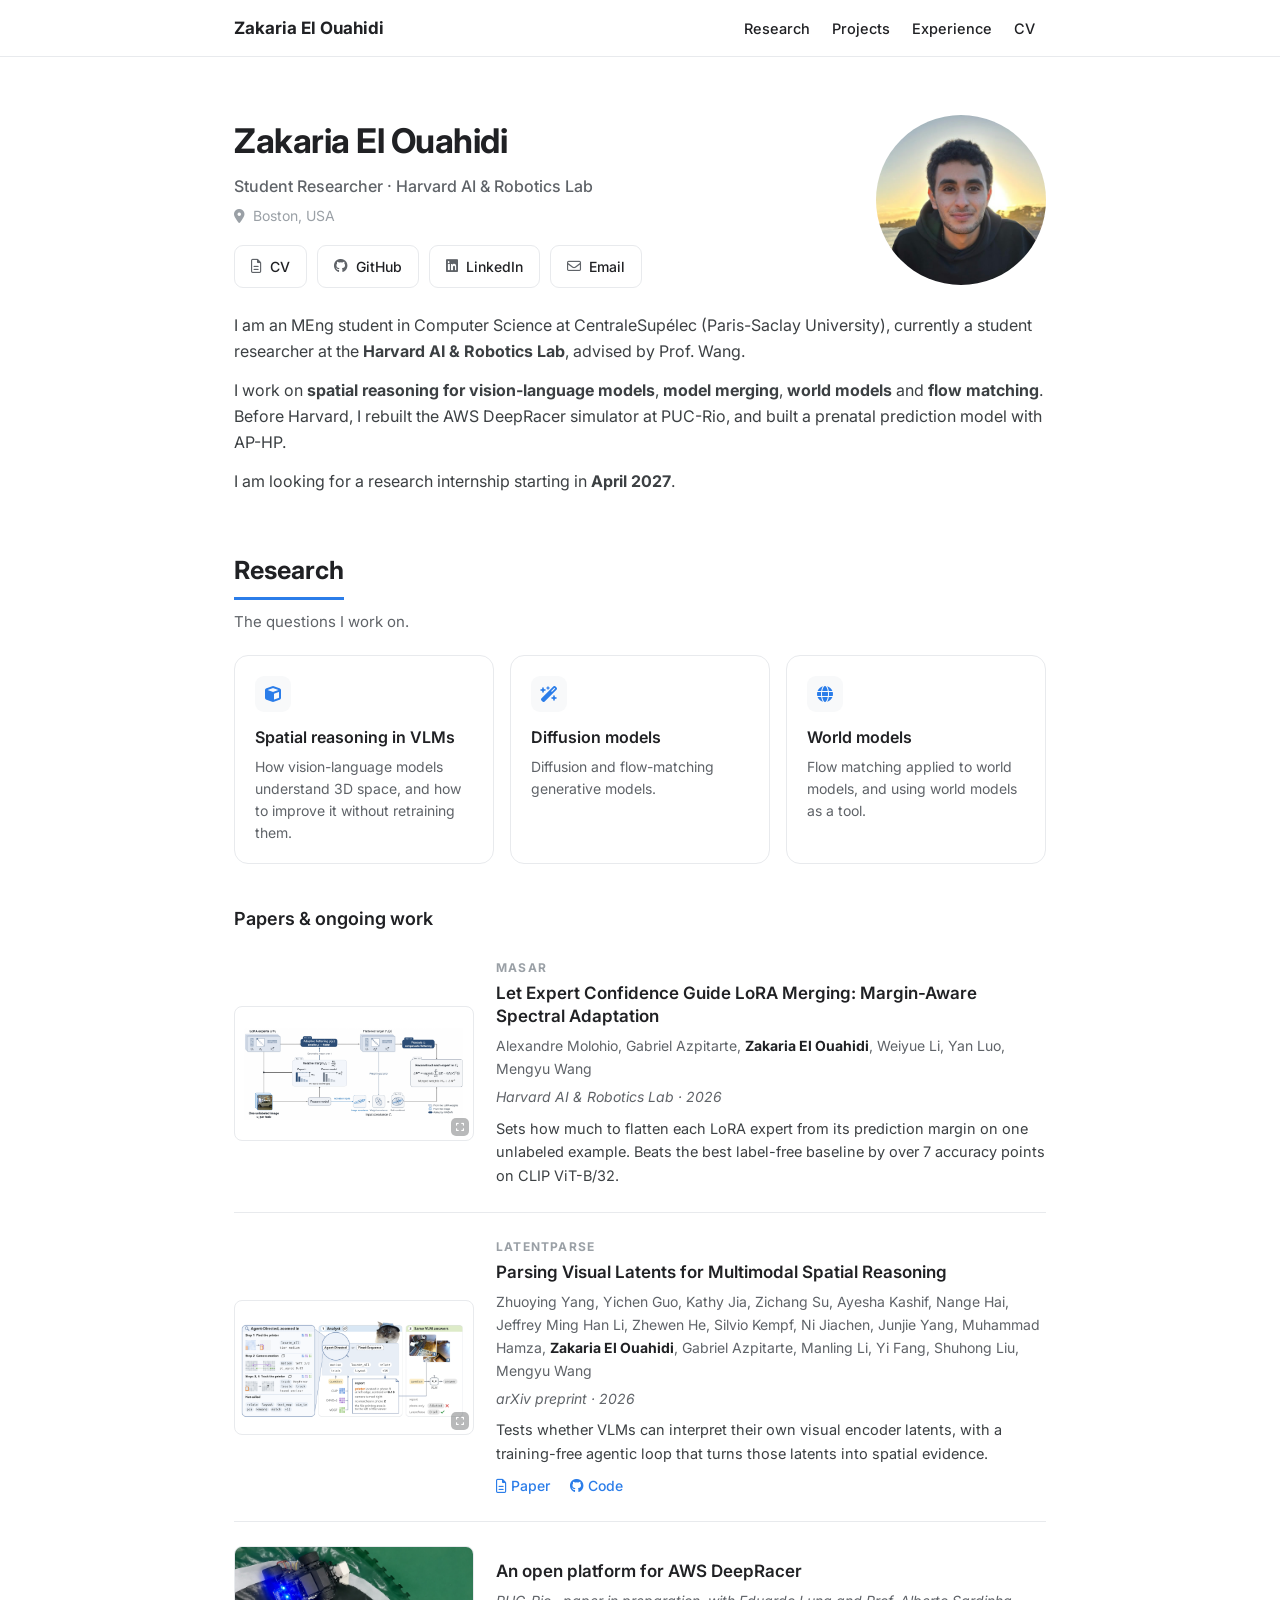
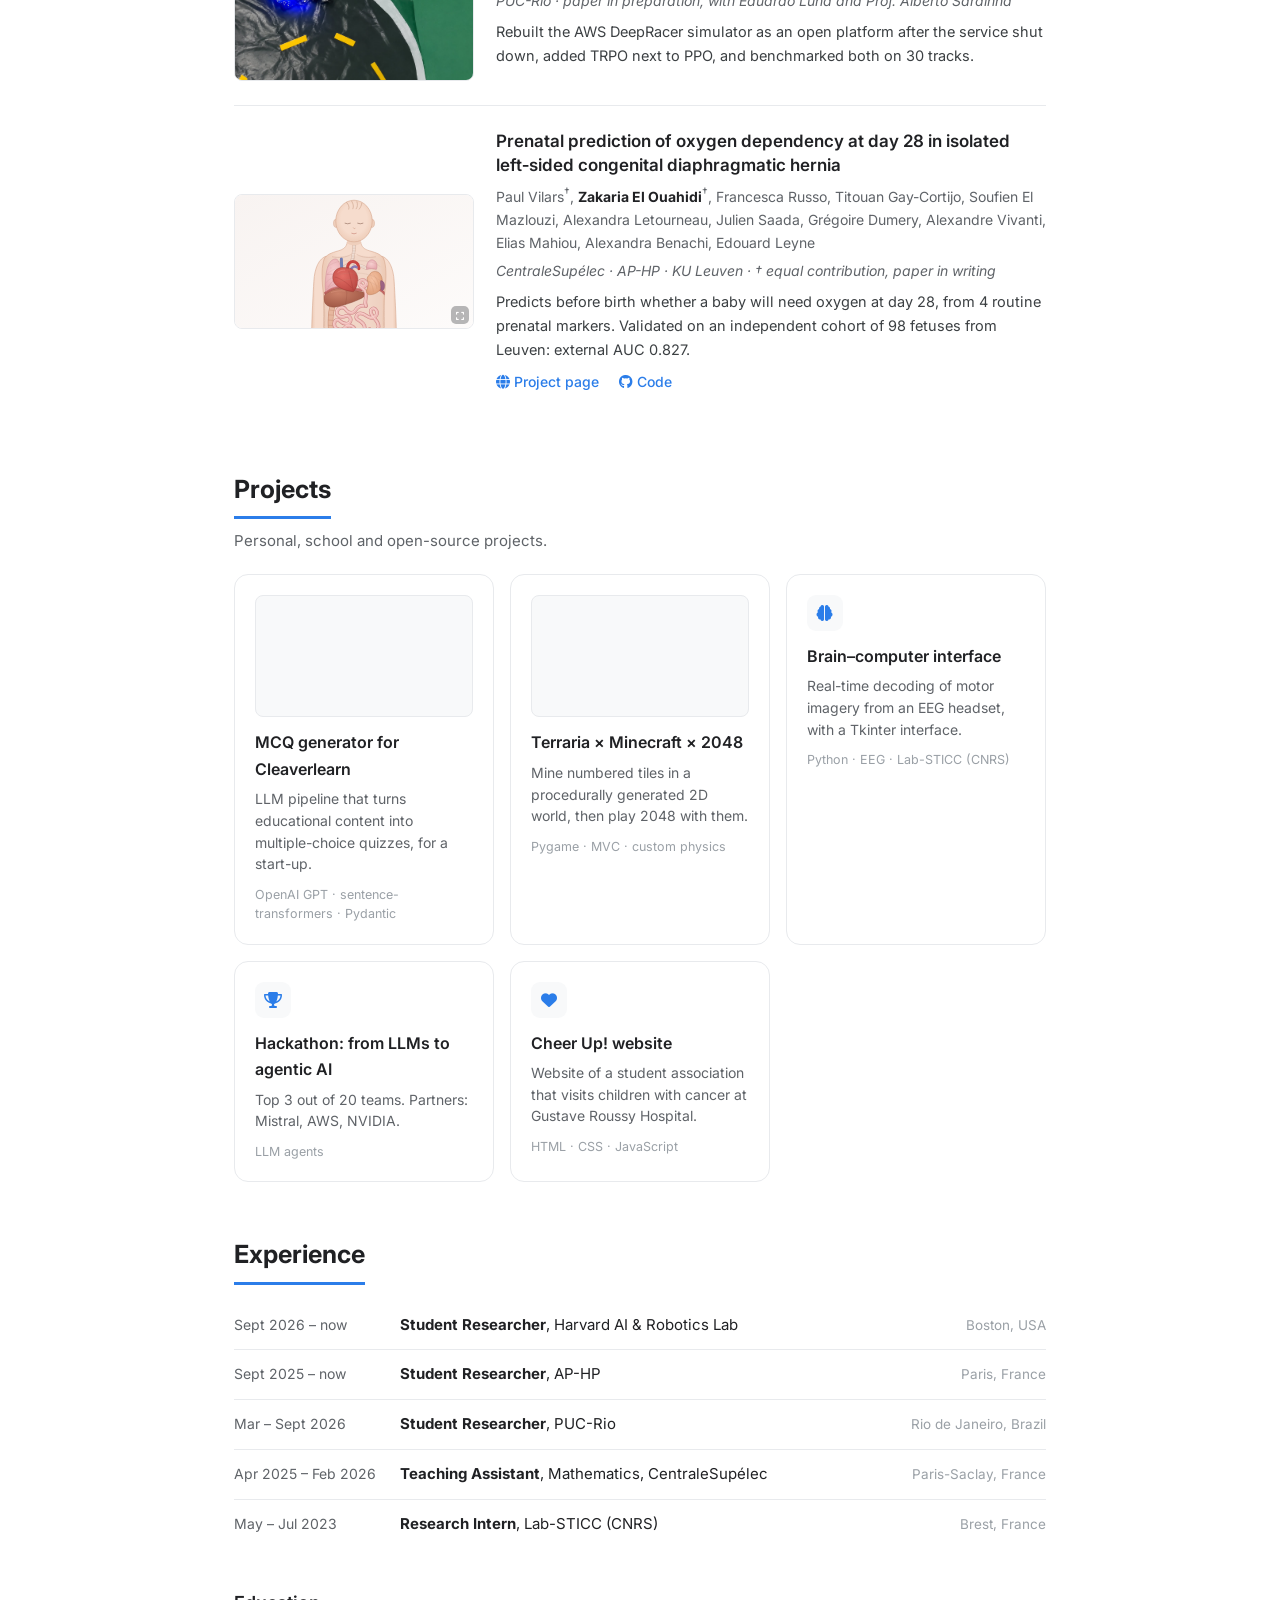
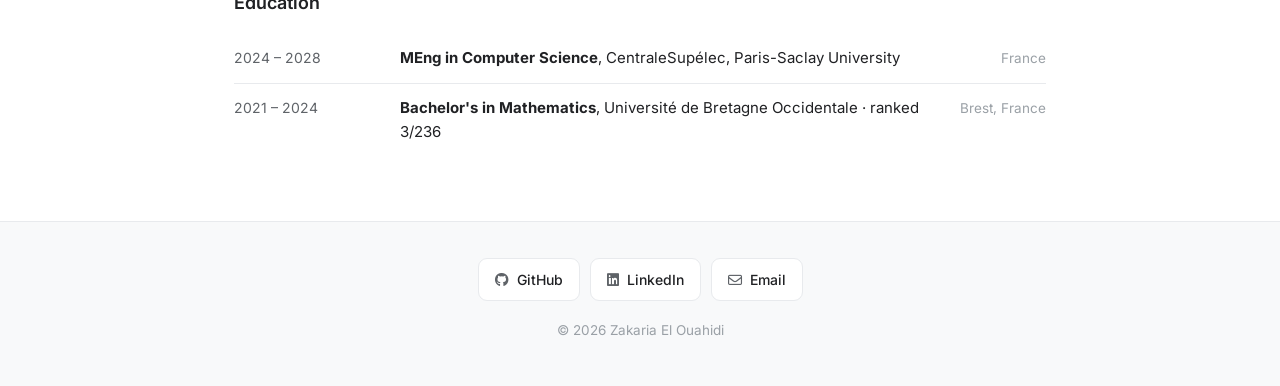
<file: index.html>
<!DOCTYPE html>
<html lang="en">
<head>
  <meta charset="UTF-8">
  <!-- Pour que le site s'affiche bien sur téléphone -->
  <meta name="viewport" content="width=device-width, initial-scale=1.0">
  <title>Zakaria El Ouahidi</title>
  <!-- Texte affiché par Google sous le lien du site -->
  <meta name="description" content="Zakaria El Ouahidi, student researcher at the Harvard AI & Robotics Lab and MEng student at CentraleSupélec. Spatial reasoning for VLMs, diffusion models, world models.">

  <!-- ===== Référencement (invisible sur la page) ===== -->
  <!-- Adresse officielle du site, pour Google -->
  <link rel="canonical" href="https://eloziko.github.io/">

  <!-- Aperçu quand on partage le lien (LinkedIn, WhatsApp, X...) -->
  <meta property="og:type" content="profile">
  <meta property="og:url" content="https://eloziko.github.io/">
  <meta property="og:title" content="Zakaria El Ouahidi">
  <meta property="og:description" content="Student researcher at the Harvard AI & Robotics Lab. Spatial reasoning for VLMs, diffusion models, world models.">
  <meta property="og:image" content="https://eloziko.github.io/images/photo.jpg">
  <meta name="twitter:card" content="summary">

  <!-- Données structurées (format schema.org) : dit à Google qui est la personne du site,
       avec les autres orthographes de son nom et ses profils officiels -->
  <script type="application/ld+json">
  {
    "@context": "https://schema.org",
    "@type": "Person",
    "name": "Zakaria El Ouahidi",
    "alternateName": ["Zakaria Elouahidi", "Zakaria ElOuahidi", "Zakaria EL OUAHIDI"],
    "url": "https://eloziko.github.io/",
    "image": "https://eloziko.github.io/images/photo.jpg",
    "jobTitle": "Student Researcher",
    "affiliation": [
      { "@type": "Organization", "name": "Harvard AI and Robotics Lab" },
      { "@type": "CollegeOrUniversity", "name": "CentraleSupélec" }
    ],
    "knowsAbout": ["Spatial reasoning", "Vision-language models", "Diffusion models", "World models", "Flow matching"],
    "sameAs": [
      "https://github.com/EloZiko",
      "https://www.linkedin.com/in/zakaria-el-ouahidi"
    ]
  }
  </script>

  <!-- Police Inter (Google Fonts) et icônes (Font Awesome), chargées depuis Internet -->
  <link rel="preconnect" href="https://fonts.googleapis.com">
  <link rel="preconnect" href="https://fonts.gstatic.com" crossorigin>
  <link href="https://fonts.googleapis.com/css2?family=Inter:wght@400;500;600;700&display=swap" rel="stylesheet">
  <link rel="stylesheet" href="https://cdnjs.cloudflare.com/ajax/libs/font-awesome/6.5.2/css/all.min.css">
  <link rel="stylesheet" href="style.css?v=2">
</head>
<body>

  <!-- ============ Barre du haut (reste collée en haut quand on défile) ============ -->
  <nav class="topbar">
    <div class="wrap">
      <a class="brand" href="#top">Zakaria El Ouahidi</a>
      <ul>
        <li><a href="#research">Research</a></li>
        <li><a href="#projects">Projects</a></li>
        <li><a href="#experience">Experience</a></li>
        <!-- target="_blank" : ouvre le PDF dans un nouvel onglet -->
        <li><a href="CV.pdf" target="_blank" rel="noopener">CV</a></li>
      </ul>
    </div>
  </nav>

  <!-- ============ En-tête : texte à gauche, photo à droite ============ -->
  <header class="hero wrap" id="top">
    <div class="hero__row">
      <div class="hero__text">
        <h1>Zakaria El Ouahidi</h1>
        <p class="role">Student Researcher · Harvard AI &amp; Robotics Lab</p>
        <p class="meta"><i class="fa-solid fa-location-dot"></i> Boston, USA</p>
        <div class="chips">
          <a class="chip" href="CV.pdf" target="_blank" rel="noopener"><i class="fa-regular fa-file-lines"></i> CV</a>
          <a class="chip" href="https://github.com/EloZiko"><i class="fa-brands fa-github"></i> GitHub</a>
          <a class="chip" href="https://www.linkedin.com/in/zakaria-el-ouahidi" target="_blank" rel="noopener"><i class="fa-brands fa-linkedin"></i> LinkedIn</a>
          <a class="chip" href="mailto:zakaria.elouahidi@student-cs.fr"><i class="fa-regular fa-envelope"></i> Email</a>
        </div>
      </div>
      <div class="avatar"><img src="images/photo.jpg" alt="Zakaria El Ouahidi"></div>
    </div>

    <div class="bio">
      <p>
        I am an MEng student in Computer Science at CentraleSupélec (Paris-Saclay University),
        currently a student researcher at the <b>Harvard AI &amp; Robotics Lab</b>, advised by Prof. Wang.
      </p>
      <p>
        I work on <b>spatial reasoning for vision-language models</b>, <b>model merging</b>,
        <b>world models</b> and <b>flow matching</b>. Before Harvard, I rebuilt the AWS DeepRacer
        simulator at PUC-Rio, and built a prenatal prediction model with AP-HP.
      </p>
      <p>I am looking for a research internship starting in <b>April 2027</b>.</p>
    </div>
  </header>

  <main class="wrap">

    <!-- ============ Recherche ============ -->
    <section id="research">
      <h2 class="section-title">Research</h2>
      <p class="section-sub">The questions I work on.</p>

      <!-- Trois cartes "thèmes de recherche" -->
      <div class="card-grid">
        <div class="card">
          <i class="fa-solid fa-cube"></i>
          <h3>Spatial reasoning in VLMs</h3>
          <p>How vision-language models understand 3D space, and how to improve it without retraining them.</p>
        </div>
        <div class="card">
          <i class="fa-solid fa-wand-magic-sparkles"></i>
          <h3>Diffusion models</h3>
          <p>Diffusion and flow-matching generative models.</p>
        </div>
        <div class="card">
          <i class="fa-solid fa-globe"></i>
          <h3>World models</h3>
          <p>Flow matching applied to world models, and using world models as a tool.</p>
        </div>
      </div>

      <h3 class="subsection">Papers &amp; ongoing work</h3>

      <!-- Un travail de recherche = un bloc <article class="pub">.
           Pour une photo à gauche : <img class="thumb" src="images/photo.jpg" alt="...">
           Pour un schéma cliquable : copie le bloc <a class="thumb thumb--diagram zoom"> de MASAR.
           Pour ajouter des liens, ajoute sous la description :
           <p class="pub__links"><a href="...">arXiv</a> <a href="...">Code</a></p> -->

      <article class="pub">
        <!-- Schéma cliquable : un clic l'ouvre en grand (voir le script en bas de la page) -->
        <a class="thumb thumb--diagram zoom" href="images/masar.png">
          <img src="images/masar.png" alt="Overview of MASAR">
          <span class="zoom-hint"><i class="fa-solid fa-expand"></i></span>
        </a>
        <div class="pub__body">
          <p class="pub__tag">MASAR</p>
          <h4 class="pub__title">Let Expert Confidence Guide LoRA Merging: Margin-Aware Spectral Adaptation</h4>
          <p class="pub__authors">Alexandre Molohio, Gabriel Azpitarte, <b>Zakaria El Ouahidi</b>, Weiyue Li, Yan Luo, Mengyu Wang</p>
          <p class="pub__status">Harvard AI &amp; Robotics Lab · 2026</p>
          <p class="pub__desc">
            Sets how much to flatten each LoRA expert from its prediction margin on one unlabeled example.
            Beats the best label-free baseline by over 7 accuracy points on CLIP ViT-B/32.
          </p>
        </div>
      </article>

      <article class="pub">
        <a class="thumb thumb--diagram zoom" href="images/latentparse.png">
          <img src="images/latentparse.png" alt="Overview of LatentParse">
          <span class="zoom-hint"><i class="fa-solid fa-expand"></i></span>
        </a>
        <div class="pub__body">
          <p class="pub__tag">LatentParse</p>
          <h4 class="pub__title"><a href="https://arxiv.org/abs/2611.31021" target="_blank" rel="noopener">Parsing Visual Latents for Multimodal Spatial Reasoning</a></h4>
          <p class="pub__authors">Zhuoying Yang, Yichen Guo, Kathy Jia, Zichang Su, Ayesha Kashif, Nange Hai,
            Jeffrey Ming Han Li, Zhewen He, Silvio Kempf, Ni Jiachen, Junjie Yang, Muhammad Hamza,
            <b>Zakaria El Ouahidi</b>, Gabriel Azpitarte, Manling Li, Yi Fang, Shuhong Liu, Mengyu Wang</p>
          <p class="pub__status">arXiv preprint · 2026</p>
          <p class="pub__desc">
            Tests whether VLMs can interpret their own visual encoder latents, with a training-free
            agentic loop that turns those latents into spatial evidence.
          </p>
          <p class="pub__links">
            <a href="https://arxiv.org/abs/2611.31021" target="_blank" rel="noopener"><i class="fa-regular fa-file-lines"></i> Paper</a>
            <a href="https://github.com/Harvard-AI-and-Robotics-Lab/LatentParse" target="_blank" rel="noopener"><i class="fa-brands fa-github"></i> Code</a>
          </p>
        </div>
      </article>

      <!-- SE(3) masqué pour l'instant. Pour le remettre : supprime cette ligne et la ligne "FIN SE(3)".
      <article class="pub">
        <div class="thumb thumb--teal">SE(3)</div>
        <div class="pub__body">
          <h4 class="pub__title">Camera-motion operators for 3D spatial reasoning in VLMs</h4>
          <p class="pub__status">Harvard AI &amp; Robotics Lab · in progress</p>
          <p class="pub__desc">
            SE(3) operators that act directly on the hidden states of VLMs, to improve 3D spatial
            reasoning without rendering new views.
          </p>
        </div>
      </article>
      FIN SE(3) -->

      <article class="pub">
        <img class="thumb" src="images/deepracer.jpg" alt="A DeepRacer car on a real track">
        <div class="pub__body">
          <h4 class="pub__title">An open platform for AWS DeepRacer</h4>
          <p class="pub__status">PUC-Rio · paper in preparation, with Eduardo Luna and Prof. Alberto Sardinha</p>
          <p class="pub__desc">
            Rebuilt the AWS DeepRacer simulator as an open platform after the service shut down,
            added TRPO next to PPO, and benchmarked both on 30 tracks.
          </p>
        </div>
      </article>

      <article class="pub">
        <!-- Dessin original (pas une image médicale réelle) -->
        <a class="thumb thumb--diagram zoom" href="images/cdh.svg">
          <img class="fill" src="images/cdh.svg" alt="Diagram of a left congenital diaphragmatic hernia">
          <span class="zoom-hint"><i class="fa-solid fa-expand"></i></span>
        </a>
        <div class="pub__body">
          <h4 class="pub__title"><a href="https://eloziko.github.io/CDH-oxygen-d28-prediction/" target="_blank" rel="noopener">Prenatal prediction of oxygen dependency at day 28 in isolated left&#8209;sided congenital diaphragmatic hernia</a></h4>
          <p class="pub__authors">Paul Vilars<sup>†</sup>, <b>Zakaria El Ouahidi</b><sup>†</sup>, Francesca Russo,
            Titouan Gay-Cortijo, Soufien El Mazlouzi, Alexandra Letourneau, Julien Saada, Grégoire Dumery,
            Alexandre Vivanti, Elias Mahiou, Alexandra Benachi, Edouard Leyne</p>
          <p class="pub__status">CentraleSupélec · AP-HP · KU Leuven · † equal contribution, paper in writing</p>
          <p class="pub__desc">
            Predicts before birth whether a baby will need oxygen at day 28, from 4 routine prenatal markers.
            Validated on an independent cohort of 98 fetuses from Leuven: external AUC 0.827.
          </p>
          <p class="pub__links">
            <a href="https://eloziko.github.io/CDH-oxygen-d28-prediction/" target="_blank" rel="noopener"><i class="fa-solid fa-globe"></i> Project page</a>
            <a href="https://github.com/EloZiko/CDH-oxygen-d28-prediction" target="_blank" rel="noopener"><i class="fa-brands fa-github"></i> Code</a>
          </p>
        </div>
      </article>
    </section>

    <!-- ============ Projets ============ -->
    <section id="projects">
      <h2 class="section-title">Projects</h2>
      <p class="section-sub">Personal, school and open-source projects.</p>

      <div class="card-grid">
        <div class="card">
          <video class="card__media" src="images/quiz-demo.mp4" autoplay muted loop playsinline
                 aria-label="Demo of the quiz generator"></video>
          <h3>MCQ generator for Cleaverlearn</h3>
          <p>LLM pipeline that turns educational content into multiple-choice quizzes, for a start-up.</p>
          <p class="tags">OpenAI GPT · sentence-transformers · Pydantic</p>
        </div>
        <div class="card">
          <!-- Vidéo qui se comporte comme un GIF :
               autoplay = démarre seule, muted = sans son (obligatoire pour démarrer seule),
               loop = en boucle, playsinline = reste dans la page sur iPhone (pas en plein écran) -->
          <video class="card__media" src="images/2048-demo.mp4" autoplay muted loop playsinline
                 aria-label="Demo of the game"></video>
          <h3>Terraria × Minecraft × 2048</h3>
          <p>Mine numbered tiles in a procedurally generated 2D world, then play 2048 with them.</p>
          <p class="tags">Pygame · MVC · custom physics</p>
        </div>
        <a class="card" href="https://github.com/EloZiko/Interface_BCI">
          <i class="fa-solid fa-brain"></i>
          <h3>Brain–computer interface</h3>
          <p>Real-time decoding of motor imagery from an EEG headset, with a Tkinter interface.</p>
          <p class="tags">Python · EEG · Lab-STICC (CNRS)</p>
        </a>
        <div class="card">
          <i class="fa-solid fa-trophy"></i>
          <h3>Hackathon: from LLMs to agentic AI</h3>
          <p>Top 3 out of 20 teams. Partners: Mistral, AWS, NVIDIA.</p>
          <p class="tags">LLM agents</p>
        </div>
        <a class="card" href="https://www.cheerup-cs.fr/">
          <i class="fa-solid fa-heart"></i>
          <h3>Cheer Up! website</h3>
          <p>Website of a student association that visits children with cancer at Gustave Roussy Hospital.</p>
          <p class="tags">HTML · CSS · JavaScript</p>
        </a>
      </div>
    </section>

    <!-- ============ Expérience et formation ============ -->
    <section id="experience">
      <h2 class="section-title">Experience</h2>

      <!-- Une ligne = <div class="row">, avec la date à gauche et le reste à droite -->
      <div class="rows">
        <div class="row">
          <span class="when">Sept 2026 – now</span>
          <span class="what"><b>Student Researcher</b>, Harvard AI &amp; Robotics Lab</span>
          <span class="where">Boston, USA</span>
        </div>
        <div class="row">
          <span class="when">Sept 2025 – now</span>
          <span class="what"><b>Student Researcher</b>, AP-HP</span>
          <span class="where">Paris, France</span>
        </div>
        <div class="row">
          <span class="when">Mar – Sept 2026</span>
          <span class="what"><b>Student Researcher</b>, PUC-Rio</span>
          <span class="where">Rio de Janeiro, Brazil</span>
        </div>
        <div class="row">
          <span class="when">Apr 2025 – Feb 2026</span>
          <span class="what"><b>Teaching Assistant</b>, Mathematics, CentraleSupélec</span>
          <span class="where">Paris-Saclay, France</span>
        </div>
        <div class="row">
          <span class="when">May – Jul 2023</span>
          <span class="what"><b>Research Intern</b>, Lab-STICC (CNRS)</span>
          <span class="where">Brest, France</span>
        </div>
      </div>

      <h3 class="subsection">Education</h3>
      <div class="rows">
        <div class="row">
          <span class="when">2024 – 2028</span>
          <span class="what"><b>MEng in Computer Science</b>, CentraleSupélec, Paris-Saclay University</span>
          <span class="where">France</span>
        </div>
        <div class="row">
          <span class="when">2021 – 2024</span>
          <span class="what"><b>Bachelor's in Mathematics</b>, Université de Bretagne Occidentale · ranked 3/236</span>
          <span class="where">Brest, France</span>
        </div>
      </div>
    </section>

  </main>

  <!-- ============ Pied de page ============ -->
  <footer>
    <div class="chips">
      <a class="chip" href="https://github.com/EloZiko"><i class="fa-brands fa-github"></i> GitHub</a>
      <a class="chip" href="https://www.linkedin.com/in/zakaria-el-ouahidi" target="_blank" rel="noopener"><i class="fa-brands fa-linkedin"></i> LinkedIn</a>
      <a class="chip" href="mailto:zakaria.elouahidi@student-cs.fr"><i class="fa-regular fa-envelope"></i> Email</a>
    </div>
    <p class="copyright">© 2026 Zakaria El Ouahidi</p>
  </footer>

  <!-- ============ Agrandissement des schémas ============
       <dialog> est une fenêtre native du navigateur, cachée au départ. -->
  <dialog id="lightbox"><img alt=""></dialog>
  <script>
    const box = document.getElementById('lightbox');
    const big = box.querySelector('img');
    // Clic sur un schéma : on met son image dans la fenêtre et on l'ouvre.
    document.querySelectorAll('a.zoom').forEach(link => {
      link.addEventListener('click', event => {
        event.preventDefault();          // empêche d'ouvrir l'image dans un nouvel onglet
        big.src = link.getAttribute('href');
        big.alt = link.querySelector('img').alt;
        box.showModal();                 // affiche la fenêtre par-dessus la page
      });
    });
    // Clic n'importe où : on referme. (La touche Échap referme aussi, sans code en plus.)
    box.addEventListener('click', () => box.close());
  </script>

</body>
</html>
</file>
<file: style.css>
/* ============ Couleurs et réglages communs ============
   Une "variable CSS" s'écrit --nom et se réutilise avec var(--nom).
   Pour changer une couleur sur tout le site, on la change seulement ici. */
:root {
  --accent: #2b7de9;    /* bleu des liens et des soulignements */
  --text: #202124;      /* texte principal */
  --gray: #5f6368;      /* texte secondaire */
  --light-gray: #9aa0a6;
  --border: #e8eaed;    /* bordures fines */
  --bg: #ffffff;        /* fond de la page */
  --bg-alt: #f8f9fa;    /* fond gris très clair (pied de page, icônes) */
}

/* Les largeurs incluent bordures et marges intérieures (plus simple à calculer) */
*, *::before, *::after { box-sizing: border-box; }

/* Défilement doux quand on clique sur un lien du menu.
   scroll-padding-top évite que le titre se cache sous la barre du haut. */
html { scroll-behavior: smooth; scroll-padding-top: 64px; }

body {
  margin: 0;
  font-family: "Inter", "Helvetica Neue", Helvetica, Arial, sans-serif;
  font-size: 16px;
  line-height: 1.65;
  color: var(--text);
  background: var(--bg);
  -webkit-font-smoothing: antialiased;
}

a { color: var(--accent); text-decoration: none; }
a:hover { text-decoration: underline; }

/* Colonne centrale : tout le contenu tient dans 860px de large */
.wrap { max-width: 860px; margin: 0 auto; padding: 0 24px; }

/* ============ Barre du haut ============ */
.topbar {
  position: sticky; top: 0; z-index: 10;       /* reste collée en haut */
  background: rgba(255, 255, 255, 0.94);
  backdrop-filter: blur(8px);                  /* floute ce qui passe dessous */
  border-bottom: 1px solid var(--border);
}
.topbar .wrap {
  display: flex; align-items: center; justify-content: space-between; gap: 16px;
}
.brand {
  font-size: 17px; font-weight: 700; color: var(--text);
  padding: 14px 0; white-space: nowrap;
}
.brand:hover { color: var(--accent); text-decoration: none; }
.topbar ul { display: flex; list-style: none; margin: 0; padding: 0; }
.topbar ul a {
  display: block; padding: 16px 11px 14px;
  font-size: 14.5px; font-weight: 500; color: var(--text);
}
.topbar ul a:hover { color: var(--accent); text-decoration: none; }

/* ============ En-tête (nom, chips, photo, bio) ============ */
.hero { padding-top: 56px; }
.hero__row {
  display: flex; align-items: center; justify-content: space-between;
  gap: 40px; flex-wrap: wrap;   /* la photo passe dessous si l'écran est étroit */
}
.hero__text { flex: 1 1 420px; min-width: 0; }
.hero h1 { margin: 0 0 4px; font-size: 34px; font-weight: 700; letter-spacing: -0.5px; }
.role { margin: 0 0 4px; color: var(--gray); font-weight: 500; }
.meta { margin: 0; color: var(--light-gray); font-size: 14px; }
.meta i { margin-right: 4px; }

/* Les "chips" : boutons arrondis avec une icône */
.chips { display: flex; flex-wrap: wrap; gap: 10px; margin-top: 18px; }
.chip {
  display: inline-flex; align-items: center; gap: 8px;
  padding: 9px 16px; font-size: 14px; font-weight: 500; color: var(--text);
  border: 1px solid var(--border); border-radius: 9px; background: var(--bg);
}
.chip:hover { background: var(--bg-alt); text-decoration: none; }
.chip i { color: var(--gray); }

/* Photo ronde. Sans photo, on affiche les initiales au centre. */
.avatar {
  flex: 0 0 auto; width: 170px; height: 170px; border-radius: 50%;
  overflow: hidden; background: linear-gradient(135deg, #dbe7fb, #eef3fd);
  display: flex; align-items: center; justify-content: center;
  font-size: 48px; font-weight: 600; color: var(--accent);
}
.avatar img { width: 100%; height: 100%; object-fit: cover; }

.bio { margin-top: 24px; color: #3c4043; }
.bio p { margin: 0 0 12px; }

/* ============ Sections ============ */
section { padding: 44px 0 8px; }
.section-title {
  display: inline-block; margin: 0; font-size: 25px; font-weight: 700;
  padding-bottom: 6px; border-bottom: 3px solid var(--accent);  /* le trait bleu */
}
.section-sub { margin: 10px 0 0; color: var(--gray); font-size: 15px; }
.subsection { margin: 40px 0 0; font-size: 18px; font-weight: 600; }

/* ============ Cartes (thèmes de recherche et projets) ============ */
.card-grid {
  display: grid; grid-template-columns: repeat(3, 1fr);  /* 3 colonnes égales */
  gap: 16px; margin-top: 20px;
}
.card {
  display: block; padding: 20px; color: var(--text);
  border: 1px solid var(--border); border-radius: 14px; background: var(--bg);
  transition: box-shadow 0.15s;
}
.card:hover { box-shadow: 0 3px 14px rgba(0, 0, 0, 0.07); text-decoration: none; }
.card i {   /* petit carré gris avec l'icône bleue */
  width: 36px; height: 36px; line-height: 36px; text-align: center;
  font-size: 16px; border-radius: 9px; background: var(--bg-alt); color: var(--accent);
}
/* Vidéo ou image de démo en haut d'une carte, à la place de l'icône */
.card__media {
  display: block; width: 100%;
  aspect-ratio: 16 / 9; object-fit: cover;   /* garde le format 16:9 sans déformer */
  border-radius: 8px; border: 1px solid var(--border); background: var(--bg-alt);
}
.card h3 { margin: 12px 0 6px; font-size: 16px; font-weight: 600; }
.card p { margin: 0; font-size: 14px; line-height: 1.55; color: var(--gray); }
.card .tags { margin-top: 10px; font-size: 12.5px; color: var(--light-gray); }

/* ============ Lignes "papier" : vignette à gauche, texte à droite ============ */
.pub {
  display: flex; gap: 22px; padding: 24px 0;
  align-items: center;     /* vignette centrée en hauteur par rapport au texte */
  border-bottom: 1px solid var(--border);
}
.pub:last-child { border-bottom: none; }
/* Toutes les vignettes ont la même taille : 240 × 135 px (format 16:9) */
.thumb {
  flex: 0 0 240px; width: 240px; height: 135px;
  border-radius: 8px; border: 1px solid var(--border); object-fit: cover;
}
/* Vignettes provisoires (dégradés de couleur avec un nom) en attendant tes images */
div.thumb {
  display: flex; align-items: center; justify-content: center;
  font-size: 19px; font-weight: 700; letter-spacing: -0.3px;
}
/* Schéma cliquable : même cadre que les autres vignettes.
   Le schéma est montré en entier (contain) avec une petite marge blanche. */
.thumb--diagram {
  display: block; position: relative;
  overflow: hidden; background: #fff; cursor: zoom-in;
  transition: box-shadow 0.15s;
}
.thumb--diagram img {
  display: block; width: 100%; height: 100%;
  object-fit: contain; padding: 6px;
}
/* Dessin qui doit remplir tout le cadre (ex. CDH) : rogné au lieu d'avoir des marges */
.thumb--diagram img.fill { object-fit: cover; object-position: 50% 40%; padding: 0; }
.thumb--diagram:hover { box-shadow: 0 3px 14px rgba(0, 0, 0, 0.12); }
/* Petite icône "agrandir" en bas à droite, pour montrer qu'on peut cliquer */
.zoom-hint {
  position: absolute; right: 4px; bottom: 4px;
  width: 18px; height: 18px; border-radius: 5px;
  display: flex; align-items: center; justify-content: center;
  font-size: 9px; color: #fff; background: rgba(32, 33, 36, 0.45);
  opacity: 0.7; transition: opacity 0.15s;
}
.thumb--diagram:hover .zoom-hint { opacity: 1; }   /* bien visible au survol */

/* Fenêtre d'agrandissement (ouverte par le script en bas de index.html) */
#lightbox {
  padding: 0; border: none; background: transparent; max-width: 96vw;
  outline: none;   /* enlève le cadre bleu que le navigateur ajoute à la fenêtre ouverte */
}
#lightbox::backdrop { background: rgba(0, 0, 0, 0.75); }   /* fond sombre derrière */
#lightbox img {
  display: block; max-width: 94vw; max-height: 90vh;
  padding: 12px; border-radius: 10px; background: #fff; cursor: zoom-out;
}

.thumb--blue   { background: linear-gradient(135deg, #dbe7fb, #f3f7fe); color: #1f5fbf; }
.thumb--violet { background: linear-gradient(135deg, #e7defa, #f7f3fe); color: #6236b8; }
.thumb--teal   { background: linear-gradient(135deg, #d4f0ec, #f1fbf9); color: #11766a; }
.thumb--orange { background: linear-gradient(135deg, #fbe5cf, #fef6ee); color: #b35a00; }
.thumb--rose   { background: linear-gradient(135deg, #f9dce3, #fef3f5); color: #b3264b; }

.pub__body { flex: 1; min-width: 0; }
/* Nom court du projet au-dessus du titre : petites majuscules grises, sans fond */
.pub__tag {
  margin: 0 0 4px;
  font-size: 12px; font-weight: 700; letter-spacing: 1.2px;
  text-transform: uppercase; color: var(--light-gray);
}
.pub__title { margin: 0; font-size: 17px; font-weight: 600; line-height: 1.4; }
/* Titre cliquable : reste noir, devient bleu au survol */
.pub__title a { color: var(--text); }
.pub__title a:hover { color: var(--accent); text-decoration: none; }
.pub__authors { margin: 5px 0 0; font-size: 14px; color: var(--gray); }
.pub__authors b { color: var(--text); }   /* ton nom en gras */
.pub__status { margin: 5px 0 0; font-size: 14px; font-style: italic; color: var(--gray); }
.pub__desc { margin: 8px 0 0; font-size: 14.5px; color: #3c4043; }
.pub__links { margin: 8px 0 0; font-size: 14px; font-weight: 500; }
.pub__links a { margin-right: 16px; }

/* ============ Expérience et formation ============ */
.rows { margin-top: 16px; }
.row {
  display: flex; gap: 16px; align-items: baseline;
  padding: 12px 0; border-bottom: 1px solid var(--border); font-size: 15px;
}
.row:last-child { border-bottom: none; }
.row .when { flex: 0 0 150px; color: var(--gray); font-size: 14px; }
.row .what { flex: 1; }
.row .where { color: var(--light-gray); font-size: 13.5px; white-space: nowrap; }

/* ============ Pied de page ============ */
footer {
  margin-top: 56px; padding: 36px 24px 44px;
  border-top: 1px solid var(--border); background: var(--bg-alt);
}
footer .chips { justify-content: center; margin: 0 0 18px; }
.copyright { margin: 0; text-align: center; color: var(--light-gray); font-size: 13.5px; }

/* ============ Écrans étroits (tablette, téléphone) ============ */
@media (max-width: 760px) {
  .card-grid { grid-template-columns: 1fr; }    /* une seule colonne */
  .pub { flex-direction: column; gap: 14px; }   /* vignette au-dessus du texte */
  .thumb { width: 100%; flex: none; height: auto; aspect-ratio: 16 / 9; }
  .row { flex-wrap: wrap; gap: 2px 16px; }
  .row .when { flex: 0 0 100%; }
  .hero h1 { font-size: 28px; }
  .avatar { width: 130px; height: 130px; font-size: 38px; }
}
@media (max-width: 520px) {
  /* seulement gauche/droite : "padding: 0 16px" effacerait l'espace en haut de l'en-tête */
  .wrap { padding-left: 16px; padding-right: 16px; }
  .topbar .wrap { flex-direction: column; align-items: flex-start; gap: 0; }
  .brand { padding: 10px 0 0; }
  .topbar ul a { padding: 8px 10px 10px 0; font-size: 14px; }
  html { scroll-padding-top: 96px; }
}
</file>
